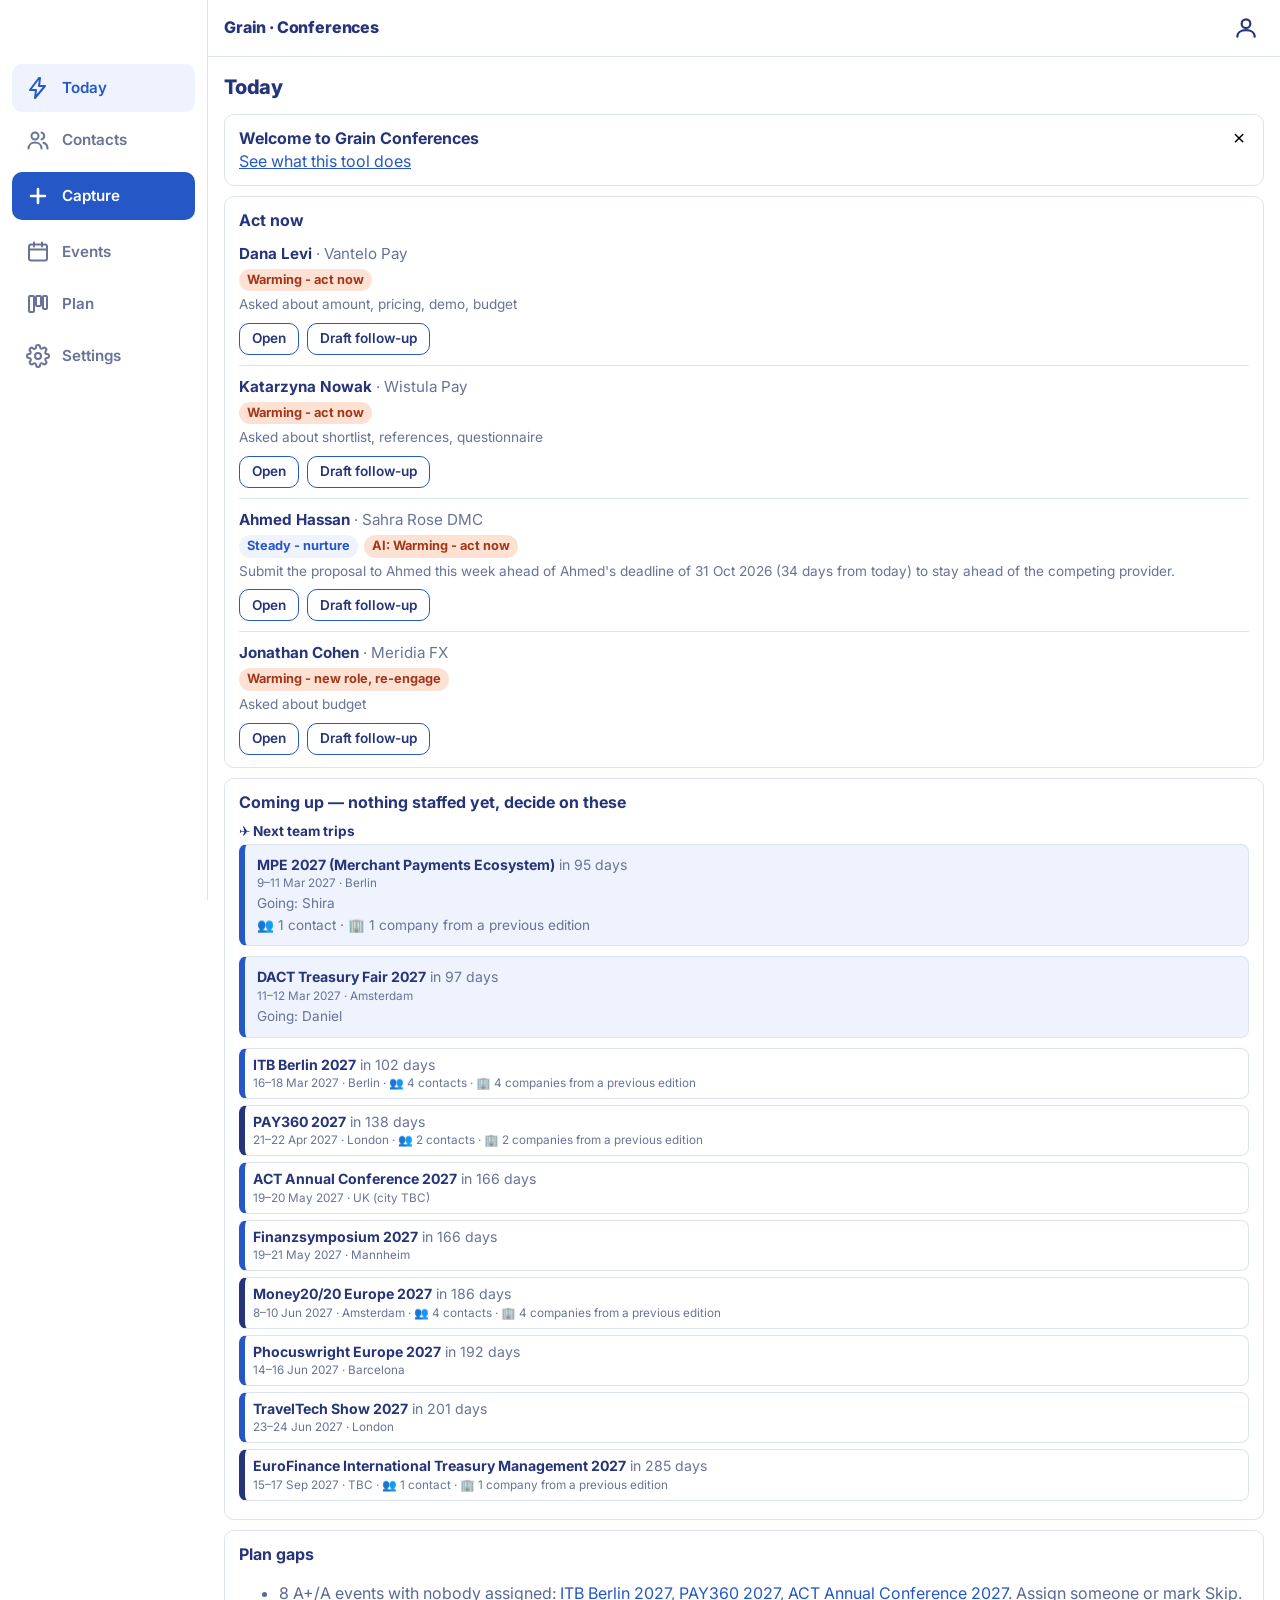
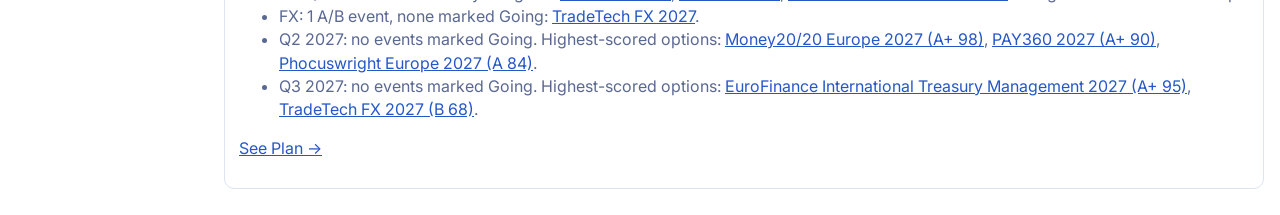
<file: index.html>
<!DOCTYPE html>
<html lang="en">
<head>
  <meta charset="UTF-8">
  <meta name="viewport" content="width=device-width, initial-scale=1, viewport-fit=cover">
  <meta name="theme-color" content="#ffffff">
  <title>Grain Conference Tool</title>
  <link rel="preconnect" href="https://fonts.googleapis.com">
  <link rel="preconnect" href="https://fonts.gstatic.com" crossorigin>
  <link href="https://fonts.googleapis.com/css2?family=Inter:wght@400;600;700;800&display=swap" rel="stylesheet">
  <link rel="stylesheet" href="styles.css">
</head>
<body>
  <div class="header-wrap">
    <header class="topbar">
      <span class="brand">Grain · Conferences</span>
      <div class="topbar-right">
        <div class="user-menu">
          <button type="button" class="user-btn" id="user-btn" aria-haspopup="true" aria-expanded="false" aria-label="Switch view (Team or a team member)"></button>
          <div class="user-dropdown" id="user-dropdown" role="menu" hidden></div>
        </div>
        <a href="#settings" class="gear-btn" aria-label="Settings"><svg viewBox="0 0 24 24" aria-hidden="true" focusable="false"><circle cx="12" cy="12" r="3"/><path d="M19.4 15a1.65 1.65 0 0 0 .33 1.82l.06.06a2 2 0 0 1-2.83 2.83l-.06-.06a1.65 1.65 0 0 0-1.82-.33 1.65 1.65 0 0 0-1 1.51V21a2 2 0 0 1-4 0v-.09a1.65 1.65 0 0 0-1-1.51 1.65 1.65 0 0 0-1.82.33l-.06.06a2 2 0 0 1-2.83-2.83l.06-.06a1.65 1.65 0 0 0 .33-1.82 1.65 1.65 0 0 0-1.51-1H3a2 2 0 0 1 0-4h.09a1.65 1.65 0 0 0 1.51-1 1.65 1.65 0 0 0-.33-1.82l-.06-.06a2 2 0 0 1 2.83-2.83l.06.06a1.65 1.65 0 0 0 1.82.33H9a1.65 1.65 0 0 0 1-1.51V3a2 2 0 0 1 4 0v.09a1.65 1.65 0 0 0 1 1.51 1.65 1.65 0 0 0 1.82-.33l.06-.06a2 2 0 0 1 2.83 2.83l-.06.06a1.65 1.65 0 0 0-.33 1.82V9a1.65 1.65 0 0 0 1.51 1H21a2 2 0 0 1 0 4h-.09a1.65 1.65 0 0 0-1.51 1z"/></svg></a>
      </div>
    </header>
    <div id="net" class="net" hidden>Offline: capture still works</div>
  </div>
  <main id="view"><p class="muted pad">Loading…</p></main>
  <nav class="tabs" aria-label="Main">
    <a href="#today" data-tab="today"><svg viewBox="0 0 24 24" aria-hidden="true" focusable="false"><path d="M13 2 4 14h6l-1 8 10-12h-6l1-8z"/></svg><span>Today</span></a>
    <a href="#contacts" data-tab="contacts"><svg viewBox="0 0 24 24" aria-hidden="true" focusable="false"><circle cx="9" cy="8" r="3.5"/><path d="M2.5 20.5c0-3.6 2.9-6 6.5-6s6.5 2.4 6.5 6"/><path d="M15.5 4.6a3.5 3.5 0 0 1 0 6.8M21.5 20.5c0-2.8-1.6-4.9-4-5.7"/></svg><span>Contacts</span></a>
    <a href="#capture" data-tab="capture" class="tab-capture"><span class="cap-btn"><svg viewBox="0 0 24 24" aria-hidden="true" focusable="false"><path d="M12 5v14M5 12h14"/></svg></span><span>Capture</span></a>
    <a href="#events" data-tab="events"><svg viewBox="0 0 24 24" aria-hidden="true" focusable="false"><rect x="3" y="4.5" width="18" height="16" rx="2"/><path d="M3 9.5h18M8 2.5v4M16 2.5v4"/></svg><span>Events</span></a>
    <a href="#plan" data-tab="plan"><svg viewBox="0 0 24 24" aria-hidden="true" focusable="false"><rect x="3" y="4" width="5" height="16" rx="1"/><rect x="10" y="4" width="5" height="10" rx="1"/><rect x="17" y="4" width="4" height="13" rx="1"/></svg><span>Plan</span></a>
    <a href="#settings" data-tab="settings"><svg viewBox="0 0 24 24" aria-hidden="true" focusable="false"><circle cx="12" cy="12" r="3"/><path d="M19.4 15a1.65 1.65 0 0 0 .33 1.82l.06.06a2 2 0 0 1-2.83 2.83l-.06-.06a1.65 1.65 0 0 0-1.82-.33 1.65 1.65 0 0 0-1 1.51V21a2 2 0 0 1-4 0v-.09a1.65 1.65 0 0 0-1-1.51 1.65 1.65 0 0 0-1.82.33l-.06.06a2 2 0 0 1-2.83-2.83l.06-.06a1.65 1.65 0 0 0 .33-1.82 1.65 1.65 0 0 0-1.51-1H3a2 2 0 0 1 0-4h.09a1.65 1.65 0 0 0 1.51-1 1.65 1.65 0 0 0-.33-1.82l-.06-.06a2 2 0 0 1 2.83-2.83l.06.06a1.65 1.65 0 0 0 1.82.33H9a1.65 1.65 0 0 0 1-1.51V3a2 2 0 0 1 4 0v.09a1.65 1.65 0 0 0 1 1.51 1.65 1.65 0 0 0 1.82-.33l.06-.06a2 2 0 0 1 2.83 2.83l-.06.06a1.65 1.65 0 0 0-.33 1.82V9a1.65 1.65 0 0 0 1.51 1H21a2 2 0 0 1 0 4h-.09a1.65 1.65 0 0 0-1.51 1z"/></svg><span>Settings</span></a>
  </nav>
  <script type="module" src="js/app.js"></script>
</body>
</html>
</file>
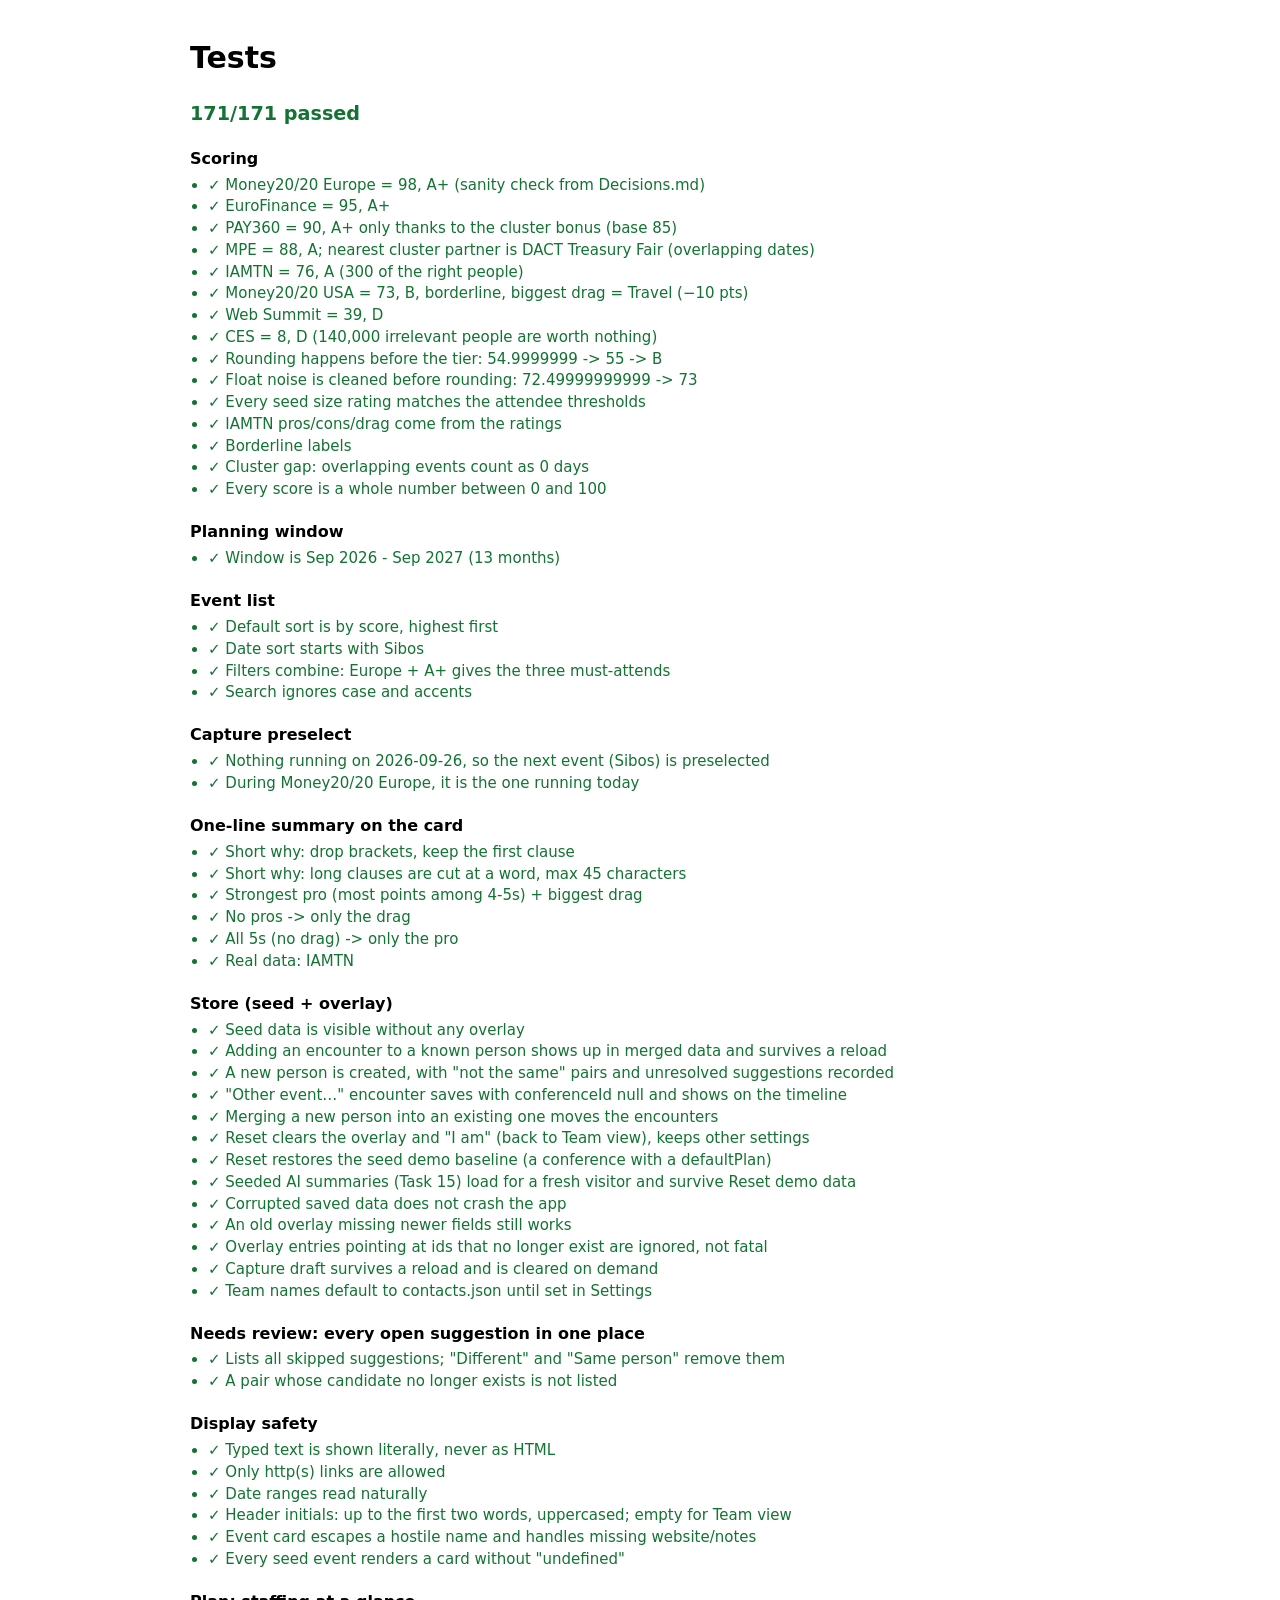
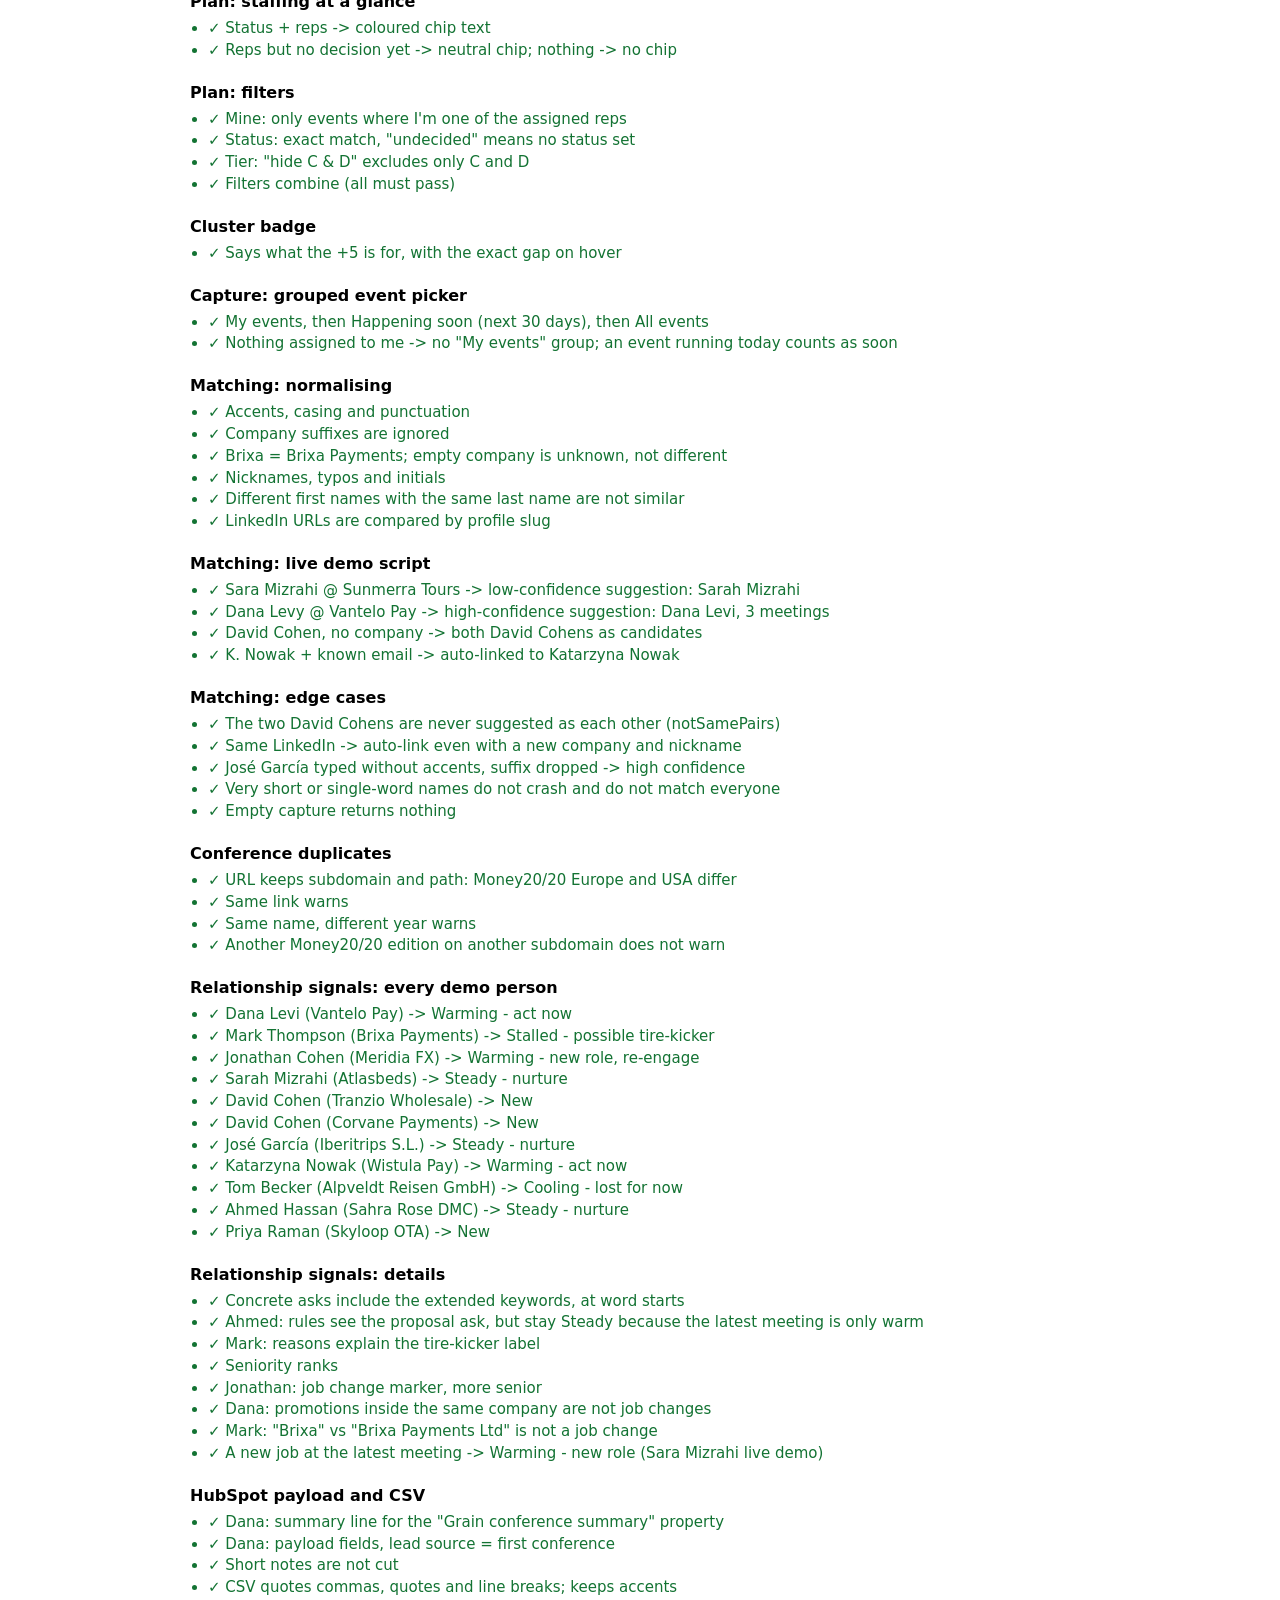
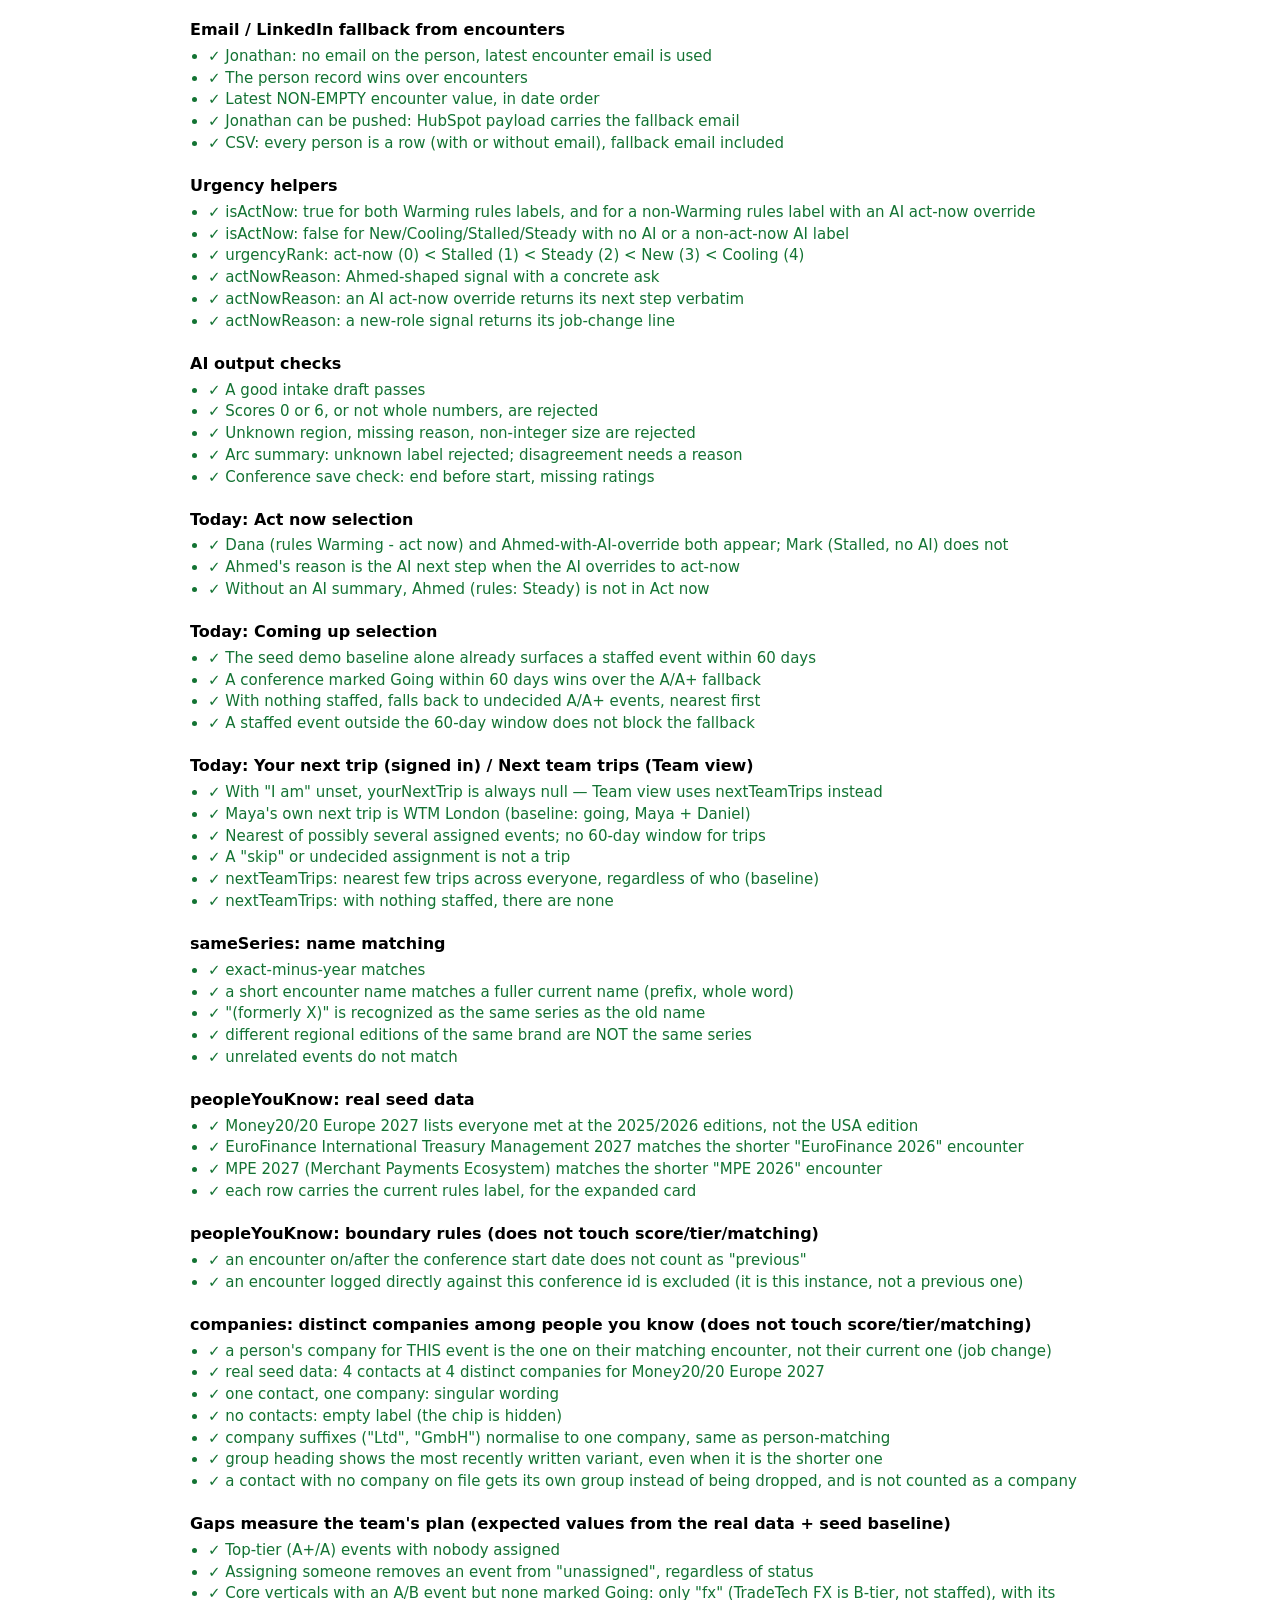
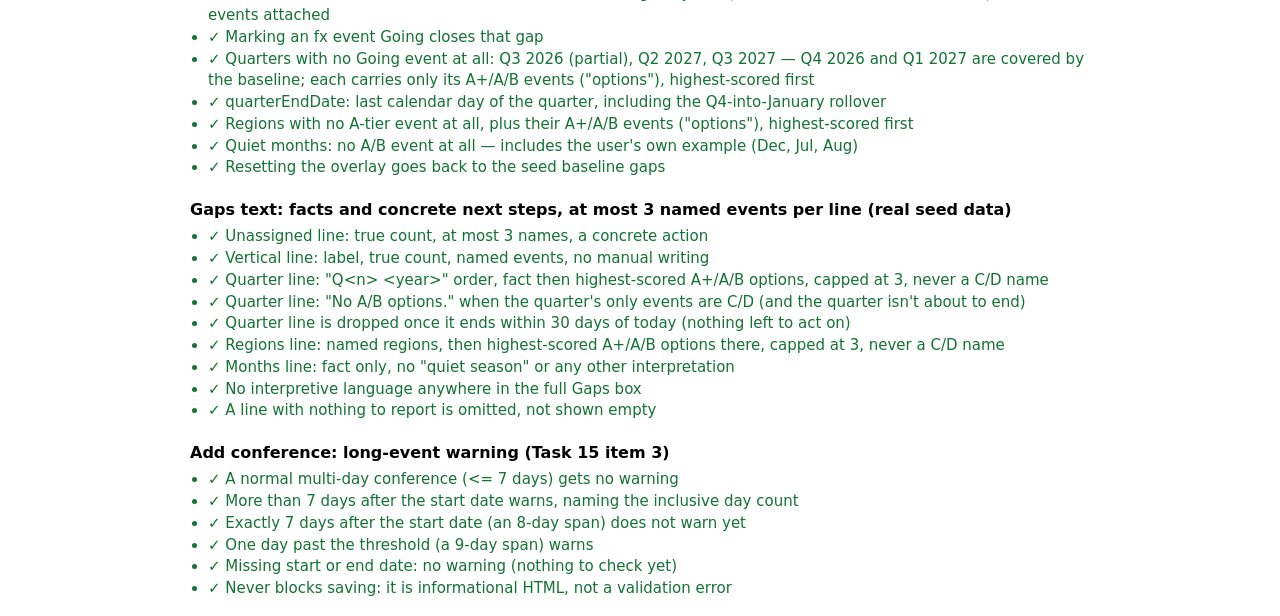
<file: tests.html>
<!DOCTYPE html>
<html lang="en">
<head>
  <meta charset="UTF-8">
  <meta name="viewport" content="width=device-width, initial-scale=1">
  <title>Grain Conference Tool: tests</title>
  <style>
    body { font: 15px/1.45 system-ui, sans-serif; max-width: 900px; margin: 0 auto; padding: 16px; }
    h2 { font-size: 1rem; margin: 1.2rem 0 .3rem; }
    ul { margin: 0; padding-left: 18px; }
    .ok { color: #137333; }
    .fail { color: #b3261e; font-weight: 600; }
    .err { color: #b3261e; font-size: .85rem; font-weight: 400; display: block; }
    #summary { font-size: 1.2rem; font-weight: 700; }
  </style>
</head>
<body>
  <h1>Tests</h1>
  <p id="summary">Running…</p>
  <div id="out"></div>
  <script type="module">
    import { createRunner } from './tests/runner.js';
    import { runAll } from './tests/all.js';

    const esc = (s) => String(s).replace(/&/g, '&amp;').replace(/</g, '&lt;');
    const summary = document.getElementById('summary');
    try {
      const get = (p) => fetch(p, { cache: 'no-store' }).then((r) => r.json());
      const [conferences, contacts] = await Promise.all([get('data/conferences.json'), get('data/contacts.json')]);
      const { t, results } = createRunner();
      runAll(t, { conferences, contacts });
      const failed = results.filter((r) => !r.ok).length;
      summary.textContent = `${results.length - failed}/${results.length} passed`;
      summary.className = failed ? 'fail' : 'ok';
      const groups = [...new Set(results.map((r) => r.group))];
      document.getElementById('out').innerHTML = groups.map((g) => `<h2>${esc(g)}</h2><ul>${results.filter((r) => r.group === g).map((r) =>
        `<li class="${r.ok ? 'ok' : 'fail'}">${r.ok ? '✓' : '✗'} ${esc(r.name)}${r.ok ? '' : `<span class="err">${esc(r.error)}</span>`}</li>`).join('')}</ul>`).join('');
    } catch (e) {
      summary.textContent = `Tests could not run: ${e.message}`;
      summary.className = 'fail';
    }
  </script>
</body>
</html>
</file>
<file: styles.css>
/* One stylesheet, mobile-first. Colours live in :root so they're easy to change.
   Palette matches grainfinance.com (sampled from screenshots, Sep 2026): deep navy
   headings, brand blue accents/buttons, muted slate-blue body text, white cards on
   white with thin light borders. --text/--muted are darkened slightly from the exact
   sampled tones to clear WCAG AA (4.5:1) for normal text on white — see Decisions.md. */
:root {
  --bg: #fff; --card: #fff; --text: #5a6893; --muted: #687397; --line: #dde3f0;
  --heading: #26347a;
  --brand: #2557c7; --brand-2: #eef3fd; --warn: #9a5b00; --warn-bg: #fff4de; --err: #b3261e;
  --t-aplus: #26347a; --t-a: #2557c7; --t-b: #6c8eef; --t-c: #8a93b3; --t-d: #d3d9ec;
  --radius: 10px; --tap: 48px;
}
* { box-sizing: border-box; }
html { -webkit-text-size-adjust: 100%; }
body { margin: 0; font: 16px/1.45 'Inter', system-ui, -apple-system, "Segoe UI", Roboto, sans-serif; background: var(--bg); color: var(--text); padding-bottom: calc(96px + env(safe-area-inset-bottom)); } /* room for the tab bar and the raised Capture button */
h2, h3, h4 { color: var(--heading); letter-spacing: -0.01em; }
h2 { font-size: 1.25rem; margin: 0 0 .75rem; font-weight: 800; }
h3 { font-size: 1.05rem; margin: 0; font-weight: 700; }
h4 { font-size: .9rem; margin: .75rem 0 .25rem; font-weight: 700; }
b, strong { color: var(--heading); }
a { color: var(--brand); }
.muted { color: var(--muted); }
.pad { padding: 16px; }
.error { color: var(--err); font-weight: 600; }
.hint { font-size: .85rem; color: var(--muted); }

/* Top bar and bottom tabs */
/* header-wrap is the sticky unit; the title row and the offline strip are its two plain
   stacked children. Keeping the banner out of .topbar's own flex layout means the title
   row (brand left, icons right) can never be pushed around by it — previously the banner
   was a flex child of .topbar with flex-basis:100%, which forced it (and, once it wrapped,
   everything after it) onto its own line, dropping the user icon/gear to the left below it. */
.header-wrap { position: sticky; top: 0; z-index: 5; background: #fff; }
.topbar { display: flex; justify-content: space-between; align-items: center; padding: 10px 16px; color: var(--heading); border-bottom: 1px solid var(--line); }
.brand { font-weight: 800; color: var(--heading); letter-spacing: -0.01em; }
/* Offline strip: full width, directly under the header, pinned with it via .header-wrap. */
.net { padding: 6px 16px; background: var(--warn-bg); color: var(--warn); font-size: .85rem; font-weight: 600; text-align: center; border-bottom: 1px solid #f0d9a8; }
/* Right-hand cluster (user icon, then gear on mobile) always sits at the far edge, whether
   the header has one, two or three items — space-between alone can't do that once the user
   icon and gear are separate flex children, since it spreads all of them evenly. */
.topbar-right { display: flex; align-items: center; gap: 6px; }
/* Mobile-only gear: Settings isn't in the bottom nav there (see below), so it lives in the header. */
.gear-btn { display: flex; align-items: center; padding: 4px; color: var(--heading); }
.gear-btn svg { width: 24px; height: 24px; fill: none; stroke: currentColor; stroke-width: 2; stroke-linecap: round; stroke-linejoin: round; }
@media (min-width: 900px) { .gear-btn { display: none; } }
/* Header user icon: generic person icon for "Team (everyone)", initials once someone is chosen */
.user-menu { position: relative; }
.user-btn { display: flex; align-items: center; justify-content: center; width: 36px; height: 36px; padding: 0; border: none; background: none; color: var(--heading); cursor: pointer; border-radius: 50%; }
.user-btn svg { width: 26px; height: 26px; fill: none; stroke: currentColor; stroke-width: 2; stroke-linecap: round; stroke-linejoin: round; }
.user-initials { display: flex; align-items: center; justify-content: center; width: 32px; height: 32px; border-radius: 50%; background: var(--brand); color: #fff; font-size: .8rem; font-weight: 700; }
.user-dropdown { position: absolute; top: calc(100% + 6px); right: 0; z-index: 10; min-width: 180px; background: #fff; border: 1px solid var(--line); border-radius: var(--radius); box-shadow: 0 8px 24px rgba(20, 30, 60, .15); padding: 4px; }
.user-option { display: flex; align-items: center; justify-content: space-between; gap: 8px; width: 100%; min-height: 40px; padding: 6px 10px; border: none; background: none; font: inherit; text-align: left; color: var(--text); cursor: pointer; border-radius: 8px; }
.user-option:hover, .user-option:focus-visible { background: var(--brand-2); }
.user-option[aria-checked="true"] { color: var(--heading); font-weight: 700; }
.tabs { position: fixed; bottom: 0; left: 0; right: 0; z-index: 5; display: flex; background: #fff; border-top: 1px solid var(--line); padding-bottom: env(safe-area-inset-bottom); box-shadow: 0 -2px 10px rgba(0,0,0,.05); }
.tabs a { flex: 1; display: flex; flex-direction: column; align-items: center; justify-content: flex-end; gap: 3px; min-height: 64px; padding: 8px 2px; text-decoration: none; color: var(--muted); font-size: .75rem; font-weight: 600; }
.tabs svg { width: 24px; height: 24px; fill: none; stroke: currentColor; stroke-width: 2; stroke-linecap: round; stroke-linejoin: round; flex: none; }
.tabs a.active { color: var(--brand); box-shadow: inset 0 3px 0 var(--brand); }
/* Capture: a big round button raised out of the centre of the bar (never over content: body padding leaves room) */
.tabs a.tab-capture, .tabs a.tab-capture.active { color: var(--brand); box-shadow: none; }
.cap-btn { display: flex; align-items: center; justify-content: center; width: 62px; height: 62px; margin-top: -30px; border-radius: 50%; background: var(--brand); color: #fff; border: 4px solid #fff; box-shadow: 0 4px 14px rgba(37, 87, 199, .4); }
.cap-btn svg { width: 30px; height: 30px; stroke-width: 2.6; }
.tab-capture.active .cap-btn { background: var(--heading); }
/* Narrow screens: same left-to-right order as the DOM (Today, Contacts, Capture, Events,
   Plan — people/actions on the left, conferences on the right); Settings moves to the
   header gear instead of sitting in the bar. */
@media (max-width: 899px) {
  .tabs a[data-tab="settings"] { display: none; }
}
/* Wide screens: the same items as a left sidebar; Capture is a highlighted item */
@media (min-width: 900px) {
  body { padding-bottom: 0; padding-left: 208px; }
  .tabs { top: 0; right: auto; width: 208px; flex-direction: column; gap: 4px; padding: 64px 12px 16px; border-top: none; border-right: 1px solid var(--line); box-shadow: none; }
  .tabs a { flex: none; flex-direction: row; justify-content: flex-start; gap: 12px; min-height: 48px; padding: 0 14px; border-radius: var(--radius); font-size: .95rem; }
  .tabs a.active { box-shadow: none; background: var(--brand-2); }
  .tabs a.tab-capture { background: var(--brand); color: #fff; margin: 4px 0; }
  .tabs a.tab-capture.active { background: var(--heading); color: #fff; }
  .cap-btn { width: auto; height: auto; margin: 0; border: none; border-radius: 0; background: none; box-shadow: none; }
  .cap-btn svg { width: 24px; height: 24px; }
  .tab-capture.active .cap-btn { background: none; }
}

/* Layout */
.view { max-width: 1100px; margin: 0 auto; padding: 16px; }
.view-head { display: flex; justify-content: space-between; align-items: center; gap: 8px; flex-wrap: wrap; }

/* Buttons and inputs */
/* Secondary (default) buttons read as clearly clickable on their own: navy text, a
   brand-coloured border (not the near-invisible --line grey used for plain dividers),
   and a light blue-tint hover/focus. Truly disabled ones (:disabled — data-needs-net
   toggles this) stay visually distinct via opacity + not-allowed, guarded out of the
   hover rule so a faded button never lights up on mouseover. */
.btn { display: inline-flex; align-items: center; justify-content: center; min-height: 40px; padding: 8px 14px; border-radius: var(--radius); border: 1px solid var(--brand); background: #fff; color: var(--heading); font: inherit; font-weight: 600; text-decoration: none; cursor: pointer; }
.btn:not(.primary):not(:disabled):hover, .btn:not(.primary):not(:disabled):focus-visible { background: var(--brand-2); }
.btn.primary { background: var(--brand); border-color: var(--brand); color: #fff; }
.btn.big { width: 100%; min-height: 56px; font-size: 1.1rem; }
.btn.small { min-height: 32px; padding: 4px 12px; font-size: .85rem; }
.btn:disabled { opacity: .45; cursor: not-allowed; }
.link { background: none; border: none; color: var(--brand); font: inherit; text-decoration: underline; cursor: pointer; padding: 0; }
input, select, textarea { font: inherit; width: 100%; padding: 10px 12px; border: 1px solid var(--line); border-radius: var(--radius); background: #fff; color: var(--text); min-height: var(--tap); }
textarea { min-height: 110px; resize: vertical; }
label { display: block; font-weight: 600; font-size: .9rem; margin: 12px 0 4px; }
label > input, label > select, label > textarea { margin-top: 4px; font-weight: 400; }
.needs-net-hint { font-size: .8rem; color: var(--warn); }

/* Filters */
.filters { display: grid; grid-template-columns: 1fr 1fr; gap: 8px; margin: 8px 0 12px; }
.filters .wide { grid-column: 1 / -1; }
.seg { display: inline-flex; border: 1px solid var(--line); border-radius: var(--radius); overflow: hidden; }
.seg label { margin: 0; display: flex; align-items: center; padding: 0 12px; min-height: 40px; cursor: pointer; font-weight: 600; background: #fff; }
.seg input { position: absolute; opacity: 0; width: 1px; height: 1px; min-height: 0; }
.seg input:checked + span { color: var(--brand); text-decoration: underline; }
@media (min-width: 800px) { .filters { grid-template-columns: 2fr repeat(4, 1fr) auto; } .filters .wide { grid-column: auto; } }

/* Event card */
.card { background: var(--card); border: 1px solid var(--line); border-left: 6px solid var(--t-c); border-radius: var(--radius); padding: 12px 14px; margin-bottom: 10px; }
.card { scroll-margin-top: 64px; } /* jumping to a card keeps its title below the sticky header */
.card.past { opacity: .55; }
.card-head { display: flex; justify-content: space-between; gap: 12px; }
.meta { color: var(--muted); font-size: .9rem; }
.score { text-align: center; min-width: 56px; }
.score .tier { display: block; font-weight: 800; font-size: 1.3rem; color: var(--heading); }
.score .num { font-size: .85rem; color: var(--muted); }
.action { font-weight: 600; margin-top: 4px; }
.badges { display: flex; flex-wrap: wrap; gap: 6px; margin: 6px 0; }
.badge, .tag { font-size: .78rem; padding: 2px 8px; border-radius: 99px; background: var(--brand-2); color: var(--brand); }
.tag { background: #eef1f8; color: var(--muted); }
.badge.warn { background: var(--warn-bg); color: var(--warn); }
.badge.cluster { background: #e7effa; color: #2f6fb3; }
.plan-row { display: flex; flex-wrap: wrap; gap: 6px; align-items: center; margin: 8px 0; }
.plan-row.reps { margin-top: 0; }
.chip { min-height: 36px; padding: 4px 12px; border-radius: 99px; border: 1px solid var(--line); background: #fff; font: inherit; font-size: .9rem; cursor: pointer; }
.chip[aria-pressed="true"] { background: var(--brand); color: #fff; border-color: var(--brand); }
/* Status colours: Going = green, Considering = amber, Skip = grey */
.chip[data-status="going"][aria-pressed="true"] { background: #15803d; border-color: #15803d; }
.chip[data-status="considering"][aria-pressed="true"] { background: #b45309; border-color: #b45309; }
.chip[data-status="skip"][aria-pressed="true"] { background: #6b7280; border-color: #6b7280; }
/* Rep assignment: a compact multi-select dropdown (same shape as the header user menu)
   instead of one chip per team member, so it doesn't crowd out as the team grows. */
.rep-picker { position: relative; }
.rep-picker-btn { display: flex; align-items: center; gap: 6px; min-height: 36px; max-width: 100%; padding: 4px 12px; border-radius: 99px; border: 1px solid var(--brand); background: #fff; font: inherit; font-size: .9rem; color: var(--heading); cursor: pointer; }
.rep-picker-btn:hover, .rep-picker-btn:focus-visible { background: var(--brand-2); }
.rep-picker-btn span:first-child { overflow: hidden; text-overflow: ellipsis; white-space: nowrap; }
.rep-picker-btn .chev { width: 14px; height: 14px; flex: none; fill: none; stroke: currentColor; stroke-width: 2; stroke-linecap: round; stroke-linejoin: round; }
.rep-picker-btn[aria-expanded="true"] { border-color: var(--brand); color: var(--brand); }
.rep-picker-menu { position: absolute; top: calc(100% + 6px); left: 0; z-index: 10; min-width: 180px; max-width: min(280px, 90vw); max-height: 260px; overflow-y: auto; background: #fff; border: 1px solid var(--line); border-radius: var(--radius); box-shadow: 0 8px 24px rgba(20, 30, 60, .15); padding: 4px; }
.rep-option { display: flex; align-items: center; gap: 8px; width: 100%; min-height: 40px; padding: 6px 10px; border: none; background: none; font: inherit; text-align: left; color: var(--text); cursor: pointer; border-radius: 8px; }
.rep-option:hover, .rep-option:focus-visible { background: var(--brand-2); }
.rep-option[aria-selected="true"] { color: var(--heading); font-weight: 700; }
.rep-option .check { width: 16px; flex: none; color: var(--brand); font-weight: 700; }
details summary { cursor: pointer; font-weight: 600; color: var(--brand); padding: 6px 0; min-height: 36px; }
.why ul { margin: 0; padding-left: 18px; }
.oneliner { font-size: .9rem; margin-top: 2px; }
.pc { border-radius: 8px; border-left: 4px solid; padding: 8px 12px; margin: 8px 0; }
.pc h4 { margin: 0 0 4px; }
.pc.pros { background: #e9f6ee; border-color: #2e8b57; } .pc.pros h4 { color: #14532d; }
.pc.cons { background: #fff4de; border-color: #c98a00; } .pc.cons h4 { color: #7a4d00; }
.pc.drag { background: #fdecec; border-color: #b3261e; color: #7f1d1d; }
.pc.people { background: var(--brand-2); border-color: var(--brand); }
.people-group { margin-top: 8px; }
.people-group:first-of-type { margin-top: 4px; }
.people-group b { display: block; font-size: .85rem; }
.people-group ul { margin: 2px 0 0; padding-left: 18px; }
.people-group li { margin: 2px 0; }
.ratings { width: 100%; border-collapse: collapse; font-size: .85rem; margin: 8px 0; }
.ratings td { border-top: 1px solid var(--line); padding: 4px 6px; vertical-align: top; }
/* Narrow screens: one block per factor, "Factor · 4/5 · 26 pts" on one line and the reason under it */
@media (max-width: 599px) {
  .ratings, .ratings tbody { display: block; }
  .ratings tr { display: flex; flex-wrap: wrap; align-items: baseline; border-top: 1px solid var(--line); padding: 6px 0; }
  .ratings td { border: none; padding: 0; }
  .ratings td:nth-child(1) { font-weight: 700; }
  .ratings td:nth-child(2):not(:empty)::before, .ratings td:nth-child(3)::before { content: "·"; margin: 0 6px; color: var(--muted); }
  .ratings td:nth-child(3) { white-space: nowrap; }
  .ratings td:nth-child(4) { flex-basis: 100%; color: var(--muted); margin-top: 2px; }
}

/* Plan */
.gaps { background: var(--warn-bg); border-radius: var(--radius); padding: 10px 14px; margin-bottom: 12px; }
.gaps ul { margin: 4px 0 0; padding-left: 18px; }
.timeline { display: grid; gap: 10px; }
.month h4 { margin: 0 0 6px; }
.month .empty { font-size: .85rem; color: var(--muted); }
.mini { display: block; background: #fff; border: 1px solid var(--line); border-left: 6px solid var(--t-c); border-radius: 8px; padding: 6px 8px; margin-bottom: 6px; text-decoration: none; color: var(--text); font-size: .88rem; }
.mini small { display: block; color: var(--muted); }
.mini.dimmed { opacity: .45; }
/* Tier colours (after .card and .mini so they win) */
.tier-aplus { border-left-color: var(--t-aplus); } .tier-a { border-left-color: var(--t-a); } .tier-b { border-left-color: var(--t-b); }
.tier-c { border-left-color: var(--t-c); } .tier-d { border-left-color: var(--t-d); }
.staff { display: inline-block; margin-top: 4px; font-size: .78rem; font-weight: 700; padding: 1px 8px; border-radius: 99px; }
.staff-going { background: #dcfce7; color: #14532d; } .staff-considering { background: #fef3c7; color: #7a4d00; }
.staff-skip { background: #eef1f8; color: var(--muted); } .staff-rep { background: #eef1f8; color: var(--text); }
/* Event details over the Plan: bottom sheet on phones, centred window on wide screens */
.sheet { border: none; padding: 0; background: transparent; max-width: none; max-height: none; width: 100%; margin: auto 0 0; }
.sheet::backdrop { background: rgba(10, 20, 15, .45); }
.sheet-inner { position: relative; background: var(--bg); border-radius: 16px 16px 0 0; max-height: 85vh; overflow-y: auto; padding: 0 12px calc(12px + env(safe-area-inset-bottom)); box-shadow: 0 -6px 24px rgba(0,0,0,.2); animation: sheet-up .2s ease-out; }
/* The top bar (event name + ✕) stays put while the details scroll, so ✕ is always reachable */
.sheet-head { position: sticky; top: 0; z-index: 1; display: flex; align-items: center; justify-content: space-between; gap: 8px; margin: 0 -12px 8px; padding: 8px 8px 8px 16px; background: var(--bg); border-bottom: 1px solid var(--line); }
.sheet-title { font-size: .95rem; overflow: hidden; text-overflow: ellipsis; white-space: nowrap; }
.sheet-inner .card { margin: 0; }
.sheet-close { flex: none; width: 44px; height: 44px; border: none; border-radius: 50%; background: #e7ebf5; font-size: 1.1rem; cursor: pointer; }
body:has(dialog[open]) { overflow: hidden; }
@keyframes sheet-up { from { transform: translateY(100%); } to { transform: none; } }
@media (min-width: 700px) {
  .sheet { width: min(640px, 92vw); margin: auto; }
  .sheet-inner { border-radius: 16px; max-height: 85vh; padding-bottom: 12px; box-shadow: 0 10px 40px rgba(0,0,0,.3); animation: none; }
}
@media (prefers-reduced-motion: reduce) { .sheet-inner { animation: none; } }
@media (min-width: 800px) { .timeline { grid-auto-flow: column; grid-auto-columns: minmax(170px, 1fr); overflow-x: auto; padding-bottom: 8px; } }

/* Capture */
.capture { max-width: 560px; }
.temps { display: grid; grid-template-columns: repeat(3, 1fr); gap: 8px; border: none; padding: 0; margin: 12px 0 0; }
.temps legend { font-weight: 600; font-size: .9rem; margin-bottom: 4px; }
.temps label { margin: 0; }
.temps input { position: absolute; opacity: 0; width: 1px; height: 1px; min-height: 0; }
.temps span { display: flex; align-items: center; justify-content: center; min-height: 56px; border: 2px solid var(--line); border-radius: var(--radius); font-weight: 700; background: #fff; cursor: pointer; }
.temps input:checked + span.hot { background: #c0392b; border-color: #c0392b; color: #fff; }
.temps input:checked + span.warm { background: #e67e22; border-color: #e67e22; color: #fff; }
.temps input:checked + span.cold { background: #2f6fb3; border-color: #2f6fb3; color: #fff; }
.temps input:focus-visible + span { outline: 3px solid #afc7f7; }
.match { border-radius: var(--radius); padding: 10px 12px; margin-top: 10px; background: var(--brand-2); }
.match.low { background: var(--warn-bg); }
.match .row { display: flex; flex-wrap: wrap; gap: 8px; margin-top: 8px; }
.match .chosen { font-weight: 700; color: var(--brand); }
.done { margin-top: 12px; padding: 10px 12px; background: var(--brand-2); border-radius: var(--radius); }
.flash { position: fixed; top: 0; left: 0; right: 0; z-index: 20; padding: calc(16px + env(safe-area-inset-top)) 16px 16px; background: #15803d; color: #fff; font-size: 1.25rem; font-weight: 800; text-align: center; box-shadow: 0 4px 14px rgba(0,0,0,.25); transform: translateY(-110%); transition: transform .2s ease-out; pointer-events: none; }
.flash.show { transform: none; }
@media (prefers-reduced-motion: reduce) { .flash { transition: none; } }
.whoami { background: var(--warn-bg); padding: 10px 12px; border-radius: var(--radius); margin-bottom: 8px; }

/* Contacts */
.rows { list-style: none; padding: 0; margin: 0; }
.rows li a { display: block; background: #fff; border: 1px solid var(--line); border-radius: var(--radius); padding: 10px 12px; margin-bottom: 8px; text-decoration: none; color: var(--text); }
.sig { display: inline-block; font-size: .8rem; font-weight: 700; padding: 2px 8px; border-radius: 99px; background: #eef1f8; }
.sig-warming { background: #fde2d4; color: #a3361a; } .sig-cooling { background: #e3ecf7; color: #2f5f93; }
.sig-stalled { background: #f1ece0; color: #7a6522; } .sig-steady { background: var(--brand-2); color: var(--brand); } .sig-new { background: #eef1f8; color: var(--muted); }
.box { background: #fff; border: 1px solid var(--line); border-radius: var(--radius); padding: 12px 14px; margin: 10px 0; }
.box.ai { border-color: #bfd3f5; }
.review { background: var(--warn-bg); border-color: #f0d9a8; }
.review h3 { margin-bottom: 2px; }
.review ul { list-style: none; padding: 0; margin: 8px 0 0; }
.review li { padding: 8px 0; border-top: 1px solid #f0d9a8; }
.review .row { display: flex; flex-wrap: wrap; gap: 8px; margin-top: 6px; }
.box.stale { opacity: .6; }
.disagree { background: var(--warn-bg); color: var(--warn); padding: 6px 10px; border-radius: 8px; font-weight: 600; }
.timeline-list { list-style: none; padding: 0; margin: 0; border-left: 3px solid var(--line); }
.timeline-list li { position: relative; padding: 0 0 14px 14px; }
.timeline-list li::before { content: ""; position: absolute; left: -8px; top: 5px; width: 13px; height: 13px; border-radius: 50%; background: var(--brand); }
.mark { display: inline-block; font-size: .8rem; font-weight: 700; color: #7a4d00; background: var(--warn-bg); padding: 1px 8px; border-radius: 99px; margin: 2px 0; }
pre { white-space: pre-wrap; word-break: break-word; background: #f3f5fb; padding: 10px; border-radius: 8px; font-size: .8rem; }

/* Today */
/* Collapsible welcome card: a compact one-line row by default (title + toggle link + a
   plain "x", no button chrome, so it reads as a dismiss corner mark, not another button)
   to save space on mobile; the 4 rows only render once expanded. */
.guide-head { display: flex; align-items: center; justify-content: space-between; gap: 8px; }
.guide-close { min-width: 32px; min-height: 32px; margin: -6px -6px -6px 0; padding: 0; border: none; background: none; color: #000; font-size: 1.3rem; line-height: 1; cursor: pointer; }
.guide-foot { text-align: right; margin-top: 4px; }
.btn-gotit { padding: 7px 16px; border: none; border-radius: 8px; background: #176b3b; color: #fff; font: inherit; font-size: .85rem; font-weight: 700; cursor: pointer; } /* #176b3b on white: 6.6:1, clears WCAG AA */
.btn-gotit:hover, .btn-gotit:focus-visible { background: #1c7a43; }
.welcome-rows { list-style: none; margin: 6px 0 8px; padding: 0; }
.welcome-rows li { display: flex; flex-wrap: wrap; align-items: baseline; justify-content: space-between; gap: 4px 12px; padding: 7px 0; border-top: 1px solid var(--line); }
.welcome-rows li:first-child { border-top: none; }
.welcome-rows a { font-weight: 600; font-size: .85rem; white-space: nowrap; }
/* Act now: a compact row per contact with a thin divider, not a bordered card per row —
   name/company, labels, one-line reason, then small left-aligned actions. */
.act-rows { list-style: none; margin: 0; padding: 0; }
.act-rows > li { padding: 10px 0; border-bottom: 1px solid var(--line); }
.act-rows > li:last-child { padding-bottom: 0; border-bottom: none; }
.an-head { font-size: .95rem; }
.an-signals { display: flex; flex-wrap: wrap; gap: 6px; margin: 4px 0; }
.an-reason { margin: 0 0 8px; }
.an-actions { display: flex; flex-wrap: wrap; align-items: center; gap: 8px; }
.an-actions .btn { min-height: 32px; padding: 4px 12px; font-size: .85rem; }
.fu { display: inline-block; }
.fu .box { margin: 8px 0 0; }
.mini.next-trip { background: var(--brand-2); border-left-width: 6px; padding: 10px 12px; margin-bottom: 10px; }
.mini.next-trip .hint { margin-top: 2px; }
.subhead { font-weight: 700; color: var(--heading); font-size: .85rem; margin: 8px 0 2px; }

/* Settings / forms */
.form { max-width: 560px; }
.row2 { display: grid; grid-template-columns: 1fr 1fr; gap: 8px; }
.rating-row { display: grid; grid-template-columns: 110px 80px 1fr; gap: 6px; align-items: center; margin-top: 6px; }
.rating-row select, .rating-row input { min-height: 40px; }
</file>
